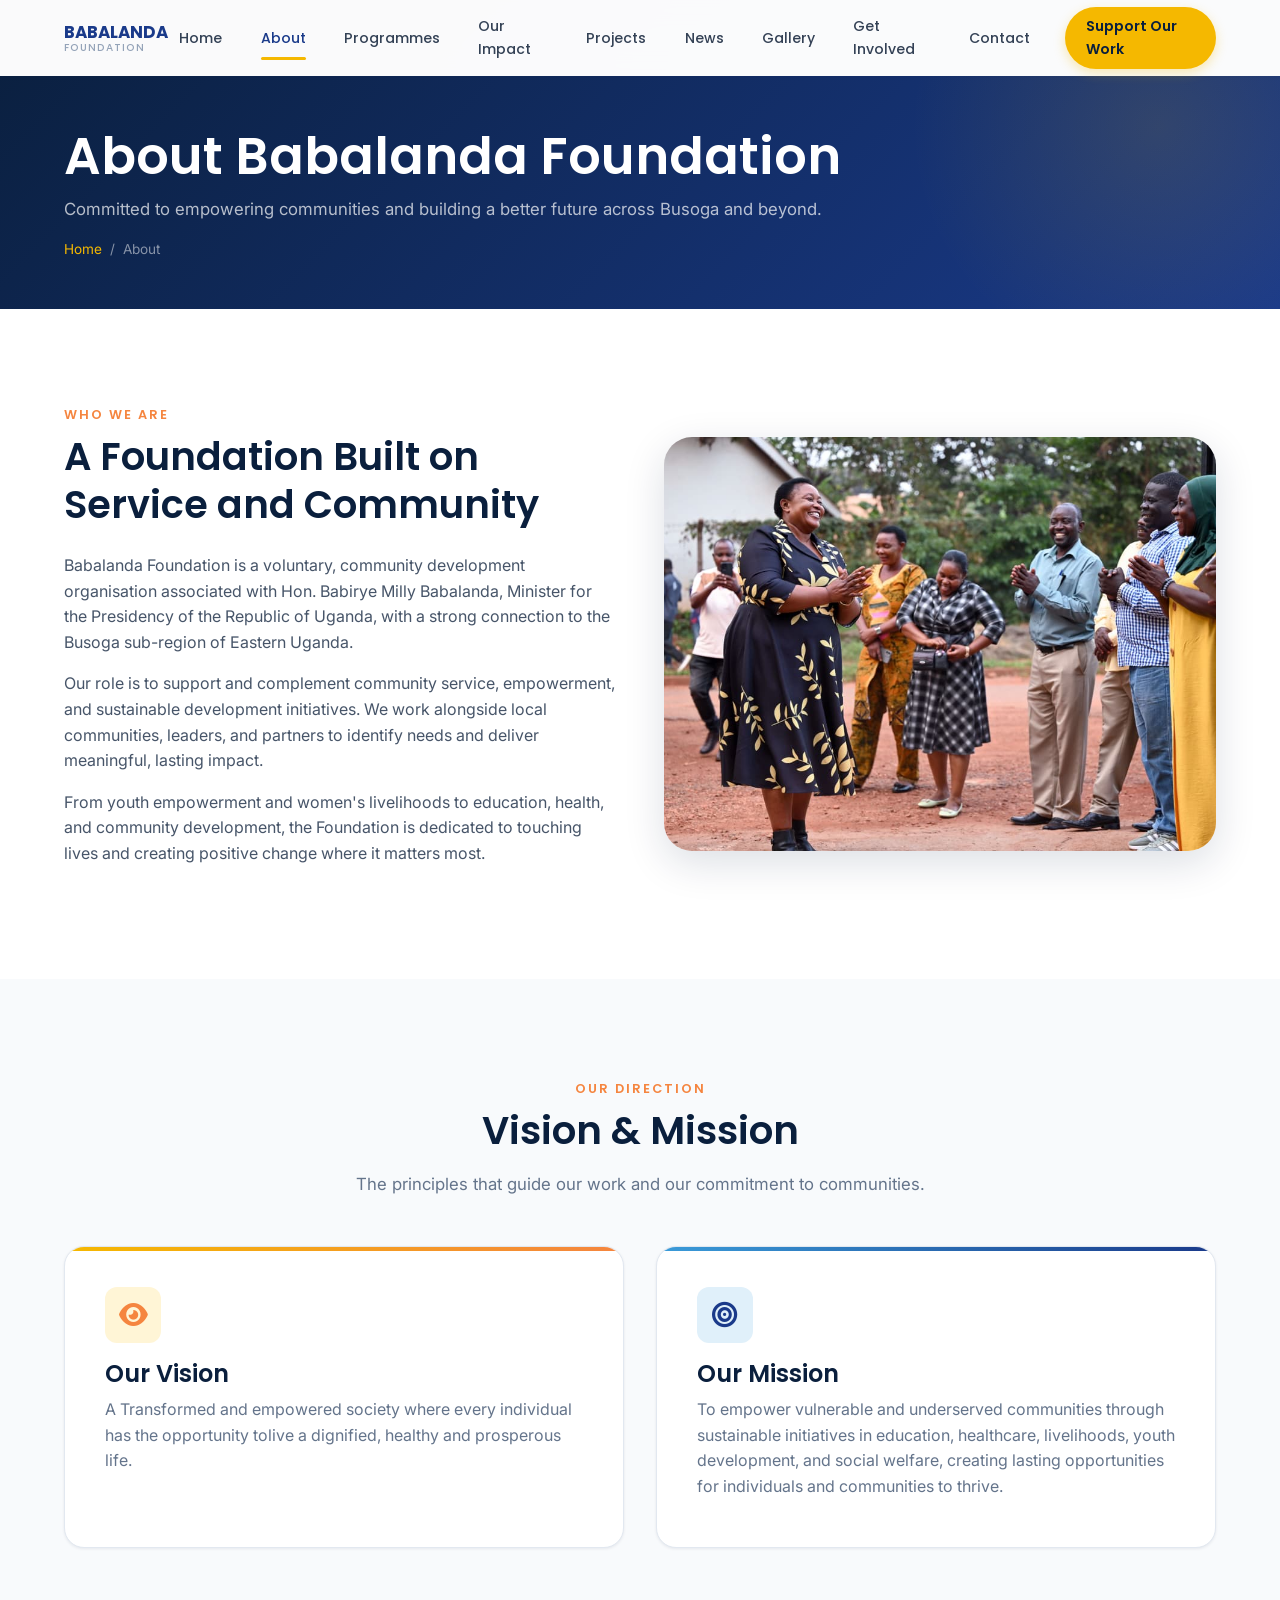
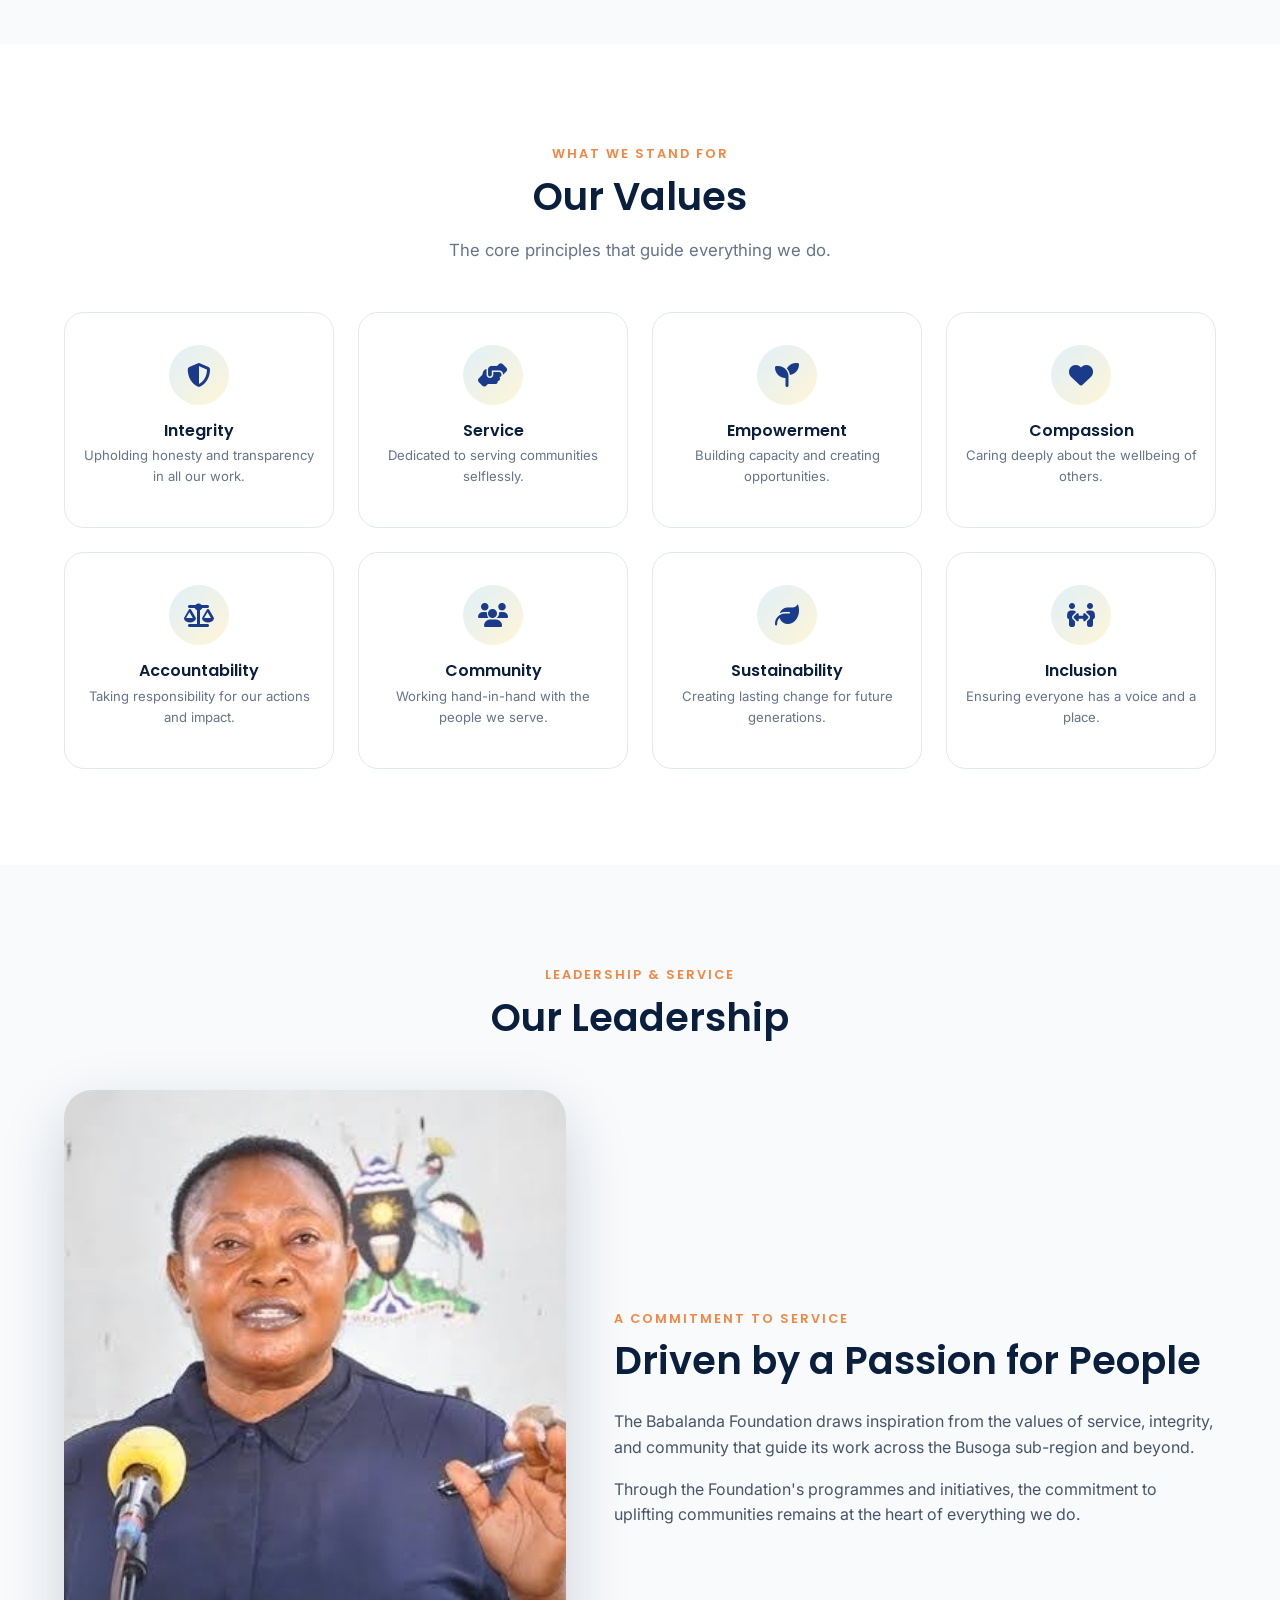
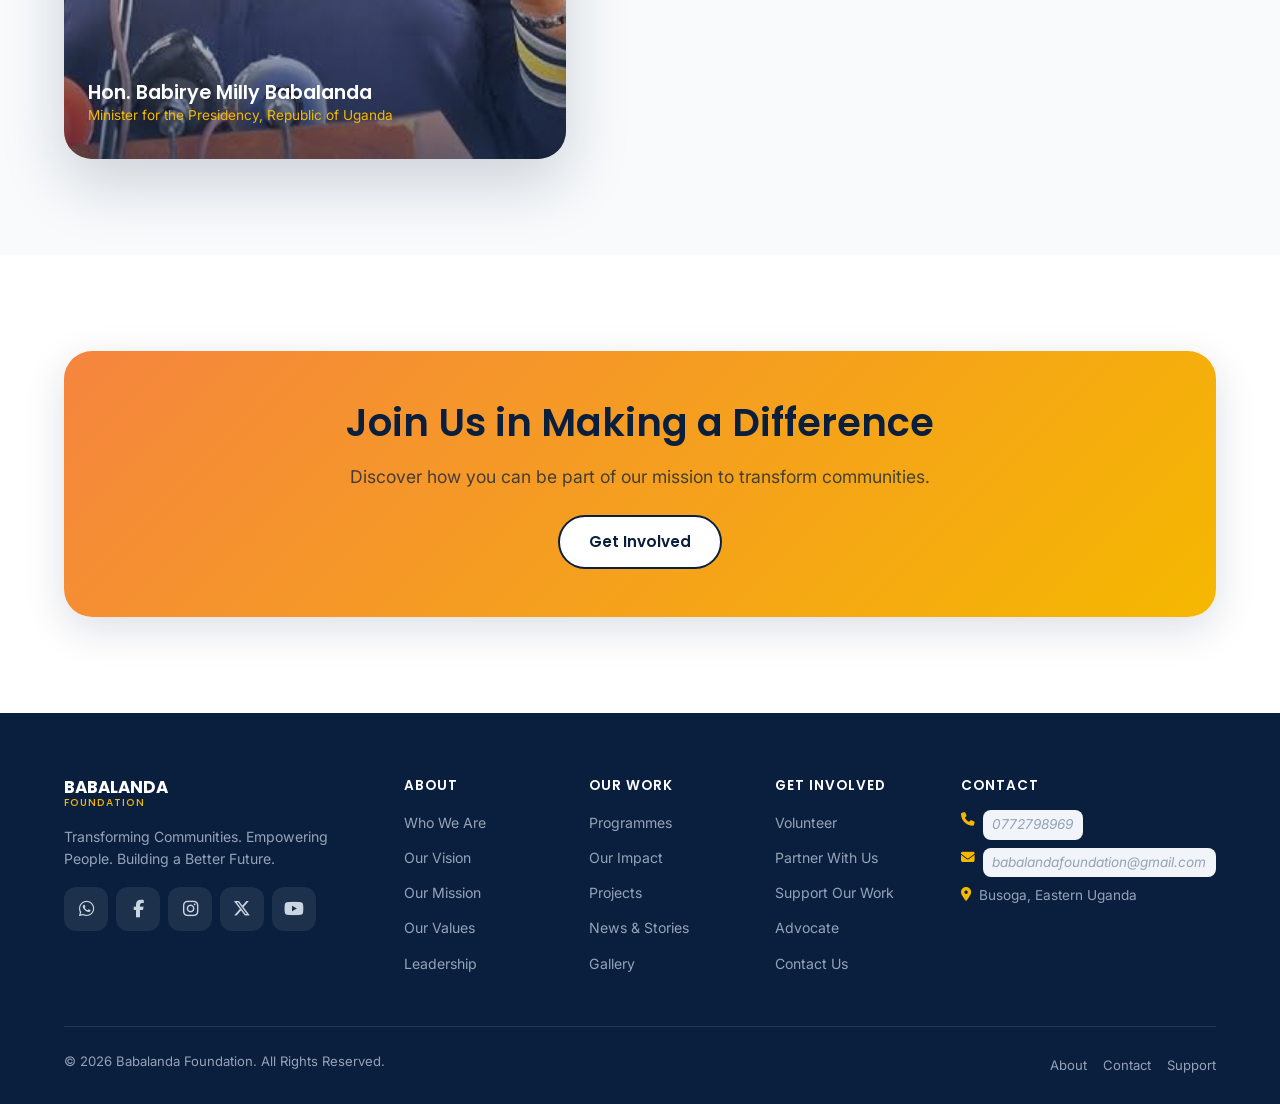
<file: about.html>
<!doctype html>
<html lang="en">
<head>
  <meta charset="UTF-8" />
  <link rel="icon" type="image/svg+xml" href="images/logo/logo.png" />
  <meta name="viewport" content="width=device-width, initial-scale=1.0" />
  <title>About | Babalanda Foundation</title>
  <meta name="description" content="Learn about Babalanda Foundation — our vision, mission, values and leadership in community development across Busoga, Eastern Uganda." />
  <meta property="og:title" content="About | Babalanda Foundation" />
  <meta property="og:description" content="Our vision, mission, values and leadership." />
  <meta property="og:type" content="website" />
  <link rel="stylesheet" href="https://cdnjs.cloudflare.com/ajax/libs/font-awesome/6.5.1/css/all.min.css" />
  <link rel="stylesheet" href="css/style.css" />
</head>
<body>

  <nav class="navbar" id="navbar">
    <div class="container">
      <a href="index.html" class="nav-logo">
        <span class="nav-logo-text">
          <span class="brand">BABALANDA</span>
          <span class="tag">FOUNDATION</span>
        </span>
      </a>
      <div class="nav-links" id="navLinks">
        <a href="index.html" data-page="index.html">Home</a>
        <a href="about.html" data-page="about.html">About</a>
        <a href="programmes.html" data-page="programmes.html">Programmes</a>
        <a href="impact.html" data-page="impact.html">Our Impact</a>
        <a href="projects.html" data-page="projects.html">Projects</a>
        <a href="news.html" data-page="news.html">News</a>
        <a href="gallery.html" data-page="gallery.html">Gallery</a>
        <a href="get-involved.html" data-page="get-involved.html">Get Involved</a>
        <a href="contact.html" data-page="contact.html">Contact</a>
        <a href="get-involved.html#support" class="nav-cta">Support Our Work</a>
      </div>
      <button class="nav-toggle" id="navToggle" aria-label="Toggle menu" aria-expanded="false">
        <span></span><span></span><span></span>
      </button>
    </div>
    <div class="nav-overlay" id="navOverlay"></div>
  </nav>

  <!-- Page Banner -->
  <section class="page-banner">
    <div class="container">
      <h1>About Babalanda Foundation</h1>
      <p>Committed to empowering communities and building a better future across Busoga and beyond.</p>
      <div class="breadcrumb"><a href="index.html">Home</a> <span>/</span> <span>About</span></div>
    </div>
  </section>

  <!-- Who We Are -->
  <section class="section" id="who-we-are">
    <div class="container">
      <div class="about-intro">
        <div class="about-intro__text reveal">
          <span class="eyebrow" style="display: block; font-family: var(--font-heading); font-size: 0.8rem; font-weight: 600; letter-spacing: 2px; text-transform: uppercase; color: var(--warm-orange); margin-bottom: 0.5rem;">Who We Are</span>
          <h2>A Foundation Built on Service and Community</h2>
          <p>Babalanda Foundation is a voluntary, community development organisation associated with Hon. Babirye Milly Babalanda, Minister for the Presidency of the Republic of Uganda, with a strong connection to the Busoga sub-region of Eastern Uganda.</p>
          <p>Our role is to support and complement community service, empowerment, and sustainable development initiatives. We work alongside local communities, leaders, and partners to identify needs and deliver meaningful, lasting impact.</p>
          <p>From youth empowerment and women's livelihoods to education, health, and community development, the Foundation is dedicated to touching lives and creating positive change where it matters most.</p>
        </div>
        <div class="about-intro__img reveal reveal-delay-1">
          <img src="images/community.jpeg"
               alt="Community gathering in Uganda" loading="lazy" />
        </div>
      </div>
    </div>
  </section>

  <!-- Vision & Mission -->
  <section class="section section--alt" id="vision">
    <div class="container">
      <div class="section-header reveal">
        <span class="eyebrow">Our Direction</span>
        <h2>Vision & Mission</h2>
        <p>The principles that guide our work and our commitment to communities.</p>
      </div>
      <div class="vm-cards">
        <div class="vm-card reveal" id="vision">
          <div class="icon"><i class="fas fa-eye"></i></div>
          <h3>Our Vision</h3>
          <p>A Transformed and empowered society where every individual has the opportunity tolive a dignified, healthy and prosperous life.</p>
        </div>
        <div class="vm-card vm-card--mission reveal reveal-delay-1" id="mission">
          <div class="icon"><i class="fas fa-bullseye"></i></div>
          <h3>Our Mission</h3>
          <p>To empower vulnerable and underserved communities through sustainable initiatives in education, healthcare, livelihoods, youth development, and social welfare, creating lasting opportunities for individuals and communities to thrive.</p>
         
        </div>
      </div>
    </div>
  </section>

  <!-- Values -->
  <section class="section" id="values">
    <div class="container">
      <div class="section-header reveal">
        <span class="eyebrow">What We Stand For</span>
        <h2>Our Values</h2>
        <p>The core principles that guide everything we do.</p>
      </div>
      <div class="values-grid">
        <div class="value-card reveal"><div class="icon"><i class="fas fa-shield-alt"></i></div><h4>Integrity</h4><p>Upholding honesty and transparency in all our work.</p></div>
        <div class="value-card reveal reveal-delay-1"><div class="icon"><i class="fas fa-hands-helping"></i></div><h4>Service</h4><p>Dedicated to serving communities selflessly.</p></div>
        <div class="value-card reveal reveal-delay-2"><div class="icon"><i class="fas fa-seedling"></i></div><h4>Empowerment</h4><p>Building capacity and creating opportunities.</p></div>
        <div class="value-card reveal reveal-delay-3"><div class="icon"><i class="fas fa-heart"></i></div><h4>Compassion</h4><p>Caring deeply about the wellbeing of others.</p></div>
        <div class="value-card reveal"><div class="icon"><i class="fas fa-balance-scale"></i></div><h4>Accountability</h4><p>Taking responsibility for our actions and impact.</p></div>
        <div class="value-card reveal reveal-delay-1"><div class="icon"><i class="fas fa-users"></i></div><h4>Community</h4><p>Working hand-in-hand with the people we serve.</p></div>
        <div class="value-card reveal reveal-delay-2"><div class="icon"><i class="fas fa-leaf"></i></div><h4>Sustainability</h4><p>Creating lasting change for future generations.</p></div>
        <div class="value-card reveal reveal-delay-3"><div class="icon"><i class="fas fa-people-arrows"></i></div><h4>Inclusion</h4><p>Ensuring everyone has a voice and a place.</p></div>
      </div>
    </div>
  </section>

  <!-- Leadership -->
  <section class="section section--alt" id="leadership">
    <div class="container">
      <div class="section-header reveal">
        <span class="eyebrow">Leadership & Service</span>
        <h2>Our Leadership</h2>
      </div>
      <div class="leadership">
        <div class="leadership__img reveal">
          <img src="images/milly.jpg"
               alt="Hon. Babirye Milly Babalanda, Minister for the Presidency" loading="lazy" />
          <div class="name-badge">
            <h3>Hon. Babirye Milly Babalanda</h3>
            <p>Minister for the Presidency, Republic of Uganda</p>
          </div>
        </div>
        <div class="leadership__text reveal reveal-delay-1">
          <span class="eyebrow">A Commitment to Service</span>
          <h2>Driven by a Passion for People</h2>
          <p class="quote"></p>
          <p class="bio">The Babalanda Foundation draws inspiration from the values of service, integrity, and community that guide its work across the Busoga sub-region and beyond.</p>
          <p class="bio">Through the Foundation's programmes and initiatives, the commitment to uplifting communities remains at the heart of everything we do.</p>
          <p style="margin-top: 0.8rem; font-size: 0.85rem; color: var(--gray-400); font-style: italic;"></p>
        </div>
      </div>
    </div>
  </section>

  <!-- CTA -->
  <section class="section">
    <div class="container">
      <div class="cta-banner reveal">
        <h2>Join Us in Making a Difference</h2>
        <p>Discover how you can be part of our mission to transform communities.</p>
        <a href="get-involved.html" class="btn btn--secondary">Get Involved</a>
      </div>
    </div>
  </section>

  <!-- Footer -->
  <footer class="footer">
    <div class="container">
      <div class="footer-top">
        <div class="footer-brand">
          <div class="nav-logo">
            <span class="nav-logo-text">
              <span class="brand">BABALANDA</span>
              <span class="tag">FOUNDATION</span>
            </span>
          </div>
          <p>Transforming Communities. Empowering People. Building a Better Future.</p>
          <div class="social-links">
            <a href="#" aria-label="WhatsApp"><i class="fab fa-whatsapp"></i></a>
            <a href="#" aria-label="Facebook"><i class="fab fa-facebook-f"></i></a>
            <a href="#" aria-label="Instagram"><i class="fab fa-instagram"></i></a>
            <a href="#" aria-label="X"><i class="fab fa-x-twitter"></i></a>
            <a href="#" aria-label="YouTube"><i class="fab fa-youtube"></i></a>
          </div>
        </div>
        <div class="footer-col">
          <h4>About</h4>
          <ul>
            <li><a href="about.html">Who We Are</a></li>
            <li><a href="about.html#vision">Our Vision</a></li>
            <li><a href="about.html#mission">Our Mission</a></li>
            <li><a href="about.html#values">Our Values</a></li>
            <li><a href="about.html#leadership">Leadership</a></li>
          </ul>
        </div>
        <div class="footer-col">
          <h4>Our Work</h4>
          <ul>
            <li><a href="programmes.html">Programmes</a></li>
            <li><a href="impact.html">Our Impact</a></li>
            <li><a href="projects.html">Projects</a></li>
            <li><a href="news.html">News & Stories</a></li>
            <li><a href="gallery.html">Gallery</a></li>
          </ul>
        </div>
        <div class="footer-col">
          <h4>Get Involved</h4>
          <ul>
            <li><a href="get-involved.html">Volunteer</a></li>
            <li><a href="get-involved.html#partner">Partner With Us</a></li>
            <li><a href="get-involved.html#support">Support Our Work</a></li>
            <li><a href="get-involved.html#advocate">Advocate</a></li>
            <li><a href="contact.html">Contact Us</a></li>
          </ul>
        </div>
        <div class="footer-col footer-contact">
          <h4>Contact</h4>
          <p><i class="fas fa-phone"></i> <span class="placeholder-text">0772798969</span></p>
          <p><i class="fas fa-envelope"></i> <span class="placeholder-text">babalandafoundation@gmail.com</span></p>
          <p><i class="fas fa-map-marker-alt"></i> Busoga, Eastern Uganda</p>
        </div>
      </div>
      <div class="footer-bottom">
        <p>&copy; 2026 Babalanda Foundation. All Rights Reserved.</p>
        <div class="links">
          <a href="about.html">About</a>
          <a href="contact.html">Contact</a>
          <a href="get-involved.html#support">Support</a>
        </div>
      </div>
    </div>
  </footer>

  <button class="back-to-top" aria-label="Back to top"><i class="fas fa-arrow-up"></i></button>
  <script src="js/script.js"></script>
</body>
</html>
</file>
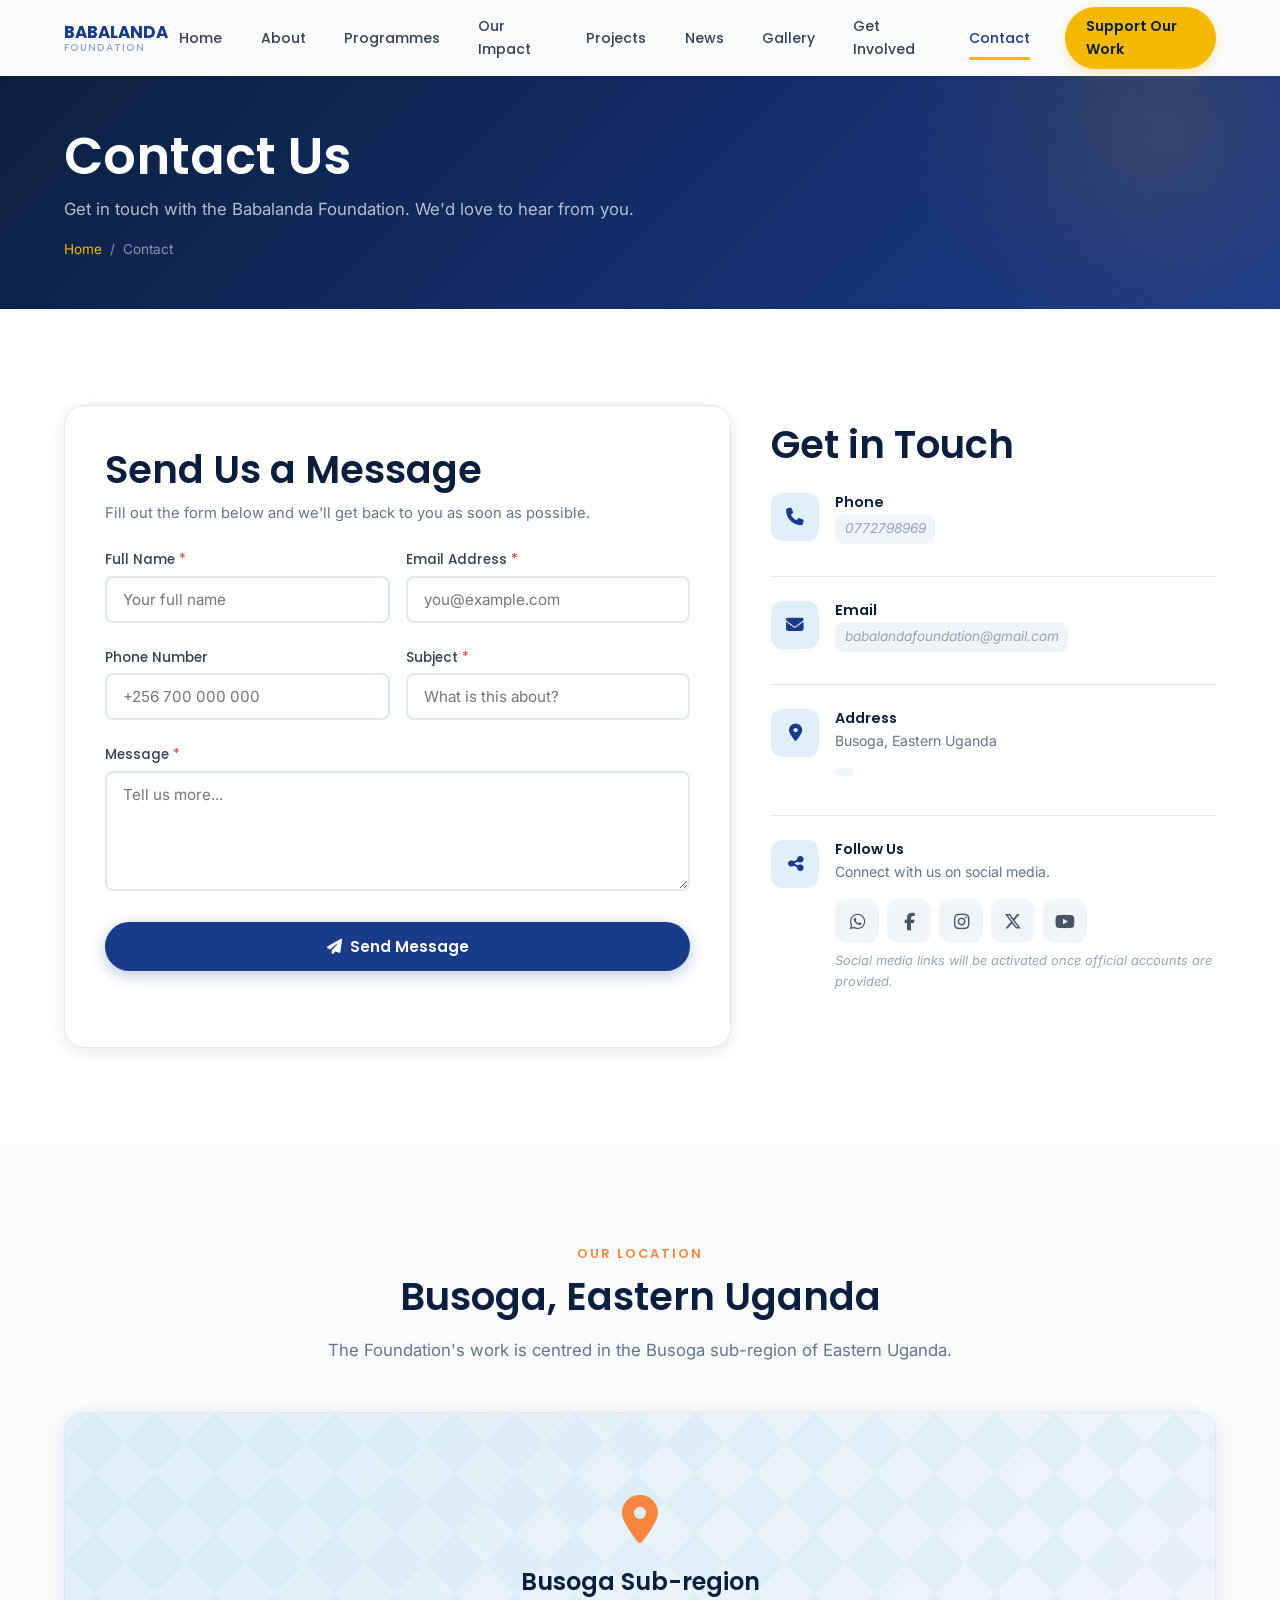
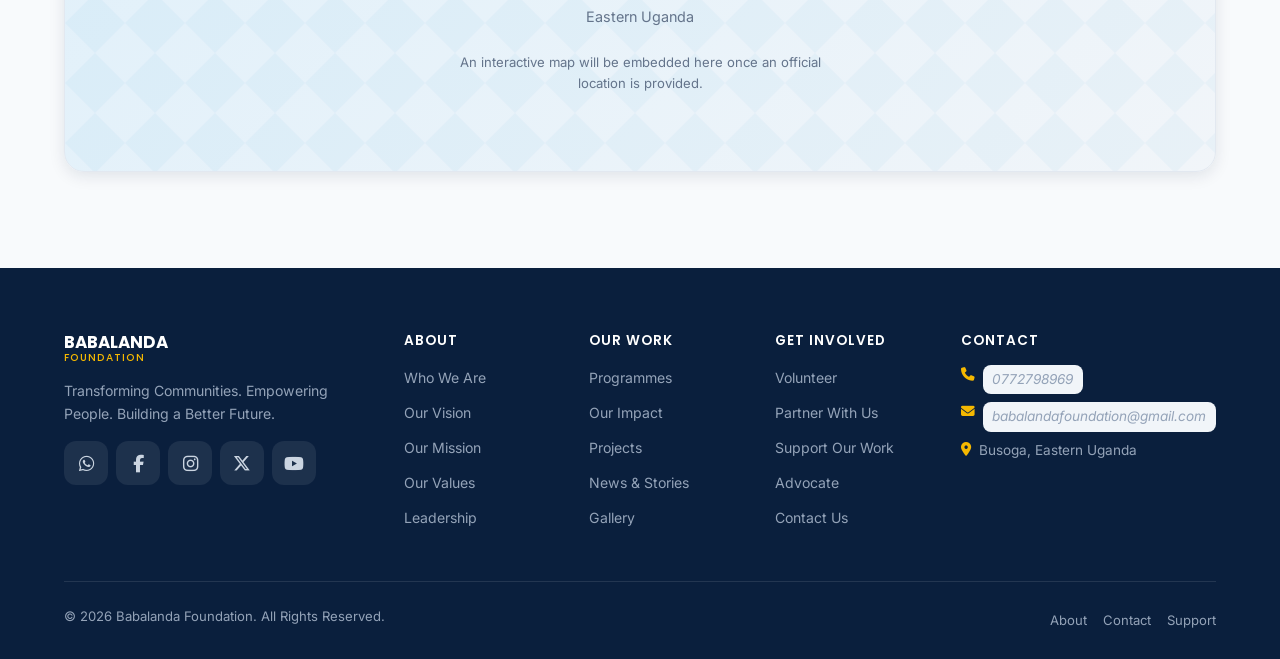
<file: contact.html>
<!doctype html>
<html lang="en">
<head>
  <meta charset="UTF-8" />
  <link rel="icon" type="image/svg+xml" href="images/logo/logo.png" />
  <meta name="viewport" content="width=device-width, initial-scale=1.0" />
  <title>Contact | Babalanda Foundation</title>
  <meta name="description" content="Contact Babalanda Foundation — get in touch about volunteering, partnerships, support, or general inquiries about our work in Busoga, Eastern Uganda." />
  <meta property="og:title" content="Contact | Babalanda Foundation" />
  <meta property="og:type" content="website" />
  <link rel="stylesheet" href="https://cdnjs.cloudflare.com/ajax/libs/font-awesome/6.5.1/css/all.min.css" />
  <link rel="stylesheet" href="css/style.css" />
</head>
<body>

  <nav class="navbar" id="navbar">
    <div class="container">
      <a href="index.html" class="nav-logo">
        <span class="nav-logo-text">
          <span class="brand">BABALANDA</span>
          <span class="tag">FOUNDATION</span>
        </span>
      </a>
      <div class="nav-links" id="navLinks">
        <a href="index.html" data-page="index.html">Home</a>
        <a href="about.html" data-page="about.html">About</a>
        <a href="programmes.html" data-page="programmes.html">Programmes</a>
        <a href="impact.html" data-page="impact.html">Our Impact</a>
        <a href="projects.html" data-page="projects.html">Projects</a>
        <a href="news.html" data-page="news.html">News</a>
        <a href="gallery.html" data-page="gallery.html">Gallery</a>
        <a href="get-involved.html" data-page="get-involved.html">Get Involved</a>
        <a href="contact.html" data-page="contact.html">Contact</a>
        <a href="get-involved.html#support" class="nav-cta">Support Our Work</a>
      </div>
      <button class="nav-toggle" id="navToggle" aria-label="Toggle menu" aria-expanded="false">
        <span></span><span></span><span></span>
      </button>
    </div>
    <div class="nav-overlay" id="navOverlay"></div>
  </nav>

  <section class="page-banner">
    <div class="container">
      <h1>Contact Us</h1>
      <p>Get in touch with the Babalanda Foundation. We'd love to hear from you.</p>
      <div class="breadcrumb"><a href="index.html">Home</a> <span>/</span> <span>Contact</span></div>
    </div>
  </section>

  <!-- Contact -->
  <section class="section">
    <div class="container">
      <div class="contact-grid">
        <!-- Form -->
        <div class="contact-form reveal">
          <h2 style="margin-bottom: 0.5rem;">Send Us a Message</h2>
          <p style="color: var(--gray-500); margin-bottom: 1.5rem; font-size: 0.92rem;">Fill out the form below and we'll get back to you as soon as possible.</p>

          <div class="form-success">
            <i class="fas fa-check-circle"></i> Thank you! Your message has been submitted successfully.
          </div>

          <form id="contactForm" novalidate>
            <div class="form-row">
              <div class="form-group">
                <label for="name">Full Name <span class="req">*</span></label>
                <input type="text" id="name" name="name" class="form-control" data-validate="required" placeholder="Your full name" />
                <div class="form-error">Please enter your name.</div>
              </div>
              <div class="form-group">
                <label for="email">Email Address <span class="req">*</span></label>
                <input type="email" id="email" name="email" class="form-control" data-validate="email" placeholder="you@example.com" />
                <div class="form-error">Please enter a valid email address.</div>
              </div>
            </div>
            <div class="form-row">
              <div class="form-group">
                <label for="phone">Phone Number</label>
                <input type="tel" id="phone" name="phone" class="form-control" data-validate="phone" placeholder="+256 700 000 000" />
                <div class="form-error">Please enter a valid phone number.</div>
              </div>
              <div class="form-group">
                <label for="subject">Subject <span class="req">*</span></label>
                <input type="text" id="subject" name="subject" class="form-control" data-validate="required" placeholder="What is this about?" />
                <div class="form-error">Please enter a subject.</div>
              </div>
            </div>
            <div class="form-group">
              <label for="message">Message <span class="req">*</span></label>
              <textarea id="message" name="message" class="form-control" data-validate="required" placeholder="Tell us more..."></textarea>
              <div class="form-error">Please enter your message.</div>
            </div>
            <button type="submit" class="btn btn--blue btn--block">
              <i class="fas fa-paper-plane"></i> Send Message
            </button>
          </form>
        </div>

        <!-- Contact Info -->
        <div class="contact-info reveal reveal-delay-1">
          <h2 style="margin-bottom: 1.5rem;">Get in Touch</h2>

          <div class="contact-info-item">
            <div class="icon"><i class="fas fa-phone"></i></div>
            <div>
              <h4>Phone</h4>
              <p><span class="placeholder-text">0772798969</span></p>
            </div>
          </div>

          <div class="contact-info-item">
            <div class="icon"><i class="fas fa-envelope"></i></div>
            <div>
              <h4>Email</h4>
              <p><span class="placeholder-text">babalandafoundation@gmail.com</span></p>
            </div>
          </div>

          <div class="contact-info-item">
            <div class="icon"><i class="fas fa-map-marker-alt"></i></div>
            <div>
              <h4>Address</h4>
              <p>Busoga, Eastern Uganda</p>
              <p><span class="placeholder-text"></span></p>
            </div>
          </div>

          <div class="contact-info-item">
            <div class="icon"><i class="fas fa-share-alt"></i></div>
            <div>
              <h4>Follow Us</h4>
              <p style="margin-bottom: 0.5rem;">Connect with us on social media.</p>
              <div class="social-links">
                <a href="#" aria-label="WhatsApp"><i class="fab fa-whatsapp"></i></a>
                <a href="#" aria-label="Facebook"><i class="fab fa-facebook-f"></i></a>
                <a href="#" aria-label="Instagram"><i class="fab fa-instagram"></i></a>
                <a href="#" aria-label="X"><i class="fab fa-x-twitter"></i></a>
                <a href="#" aria-label="YouTube"><i class="fab fa-youtube"></i></a>
              </div>
              <p style="margin-top: 0.5rem; font-size: 0.8rem; color: var(--gray-400); font-style: italic;">Social media links will be activated once official accounts are provided.</p>
            </div>
          </div>
        </div>
      </div>
    </div>
  </section>

  <!-- Map -->
  <section class="section section--alt">
    <div class="container">
      <div class="section-header reveal">
        <span class="eyebrow">Our Location</span>
        <h2>Busoga, Eastern Uganda</h2>
        <p>The Foundation's work is centred in the Busoga sub-region of Eastern Uganda.</p>
      </div>
      <div class="map-placeholder reveal">
        <div class="pin"><i class="fas fa-map-marker-alt"></i></div>
        <h3>Busoga Sub-region</h3>
        <p>Eastern Uganda</p>
        <p style="font-size: 0.82rem; margin-top: 0.5rem; max-width: 400px; text-align: center;">An interactive map will be embedded here once an official location is provided.</p>
      </div>
    </div>
  </section>

  <!-- Footer -->
  <footer class="footer">
    <div class="container">
      <div class="footer-top">
        <div class="footer-brand">
          <div class="nav-logo">
            <span class="nav-logo-text">
              <span class="brand">BABALANDA</span>
              <span class="tag">FOUNDATION</span>
            </span>
          </div>
          <p>Transforming Communities. Empowering People. Building a Better Future.</p>
          <div class="social-links">
            <a href="#" aria-label="WhatsApp"><i class="fab fa-whatsapp"></i></a>
            <a href="#" aria-label="Facebook"><i class="fab fa-facebook-f"></i></a>
            <a href="#" aria-label="Instagram"><i class="fab fa-instagram"></i></a>
            <a href="#" aria-label="X"><i class="fab fa-x-twitter"></i></a>
            <a href="#" aria-label="YouTube"><i class="fab fa-youtube"></i></a>
          </div>
        </div>
        <div class="footer-col">
          <h4>About</h4>
          <ul>
            <li><a href="about.html">Who We Are</a></li>
            <li><a href="about.html#vision">Our Vision</a></li>
            <li><a href="about.html#mission">Our Mission</a></li>
            <li><a href="about.html#values">Our Values</a></li>
            <li><a href="about.html#leadership">Leadership</a></li>
          </ul>
        </div>
        <div class="footer-col">
          <h4>Our Work</h4>
          <ul>
            <li><a href="programmes.html">Programmes</a></li>
            <li><a href="impact.html">Our Impact</a></li>
            <li><a href="projects.html">Projects</a></li>
            <li><a href="news.html">News & Stories</a></li>
            <li><a href="gallery.html">Gallery</a></li>
          </ul>
        </div>
        <div class="footer-col">
          <h4>Get Involved</h4>
          <ul>
            <li><a href="get-involved.html">Volunteer</a></li>
            <li><a href="get-involved.html#partner">Partner With Us</a></li>
            <li><a href="get-involved.html#support">Support Our Work</a></li>
            <li><a href="get-involved.html#advocate">Advocate</a></li>
            <li><a href="contact.html">Contact Us</a></li>
          </ul>
        </div>
        <div class="footer-col footer-contact">
          <h4>Contact</h4>
          <p><i class="fas fa-phone"></i> <span class="placeholder-text">0772798969</span></p>
          <p><i class="fas fa-envelope"></i> <span class="placeholder-text">babalandafoundation@gmail.com</span></p>
          <p><i class="fas fa-map-marker-alt"></i> Busoga, Eastern Uganda</p>
        </div>
      </div>
      <div class="footer-bottom">
        <p>&copy; 2026 Babalanda Foundation. All Rights Reserved.</p>
        <div class="links">
          <a href="about.html">About</a>
          <a href="contact.html">Contact</a>
          <a href="get-involved.html#support">Support</a>
        </div>
      </div>
    </div>
  </footer>

  <button class="back-to-top" aria-label="Back to top"><i class="fas fa-arrow-up"></i></button>
  <script src="js/script.js"></script>
</body>
</html>
</file>
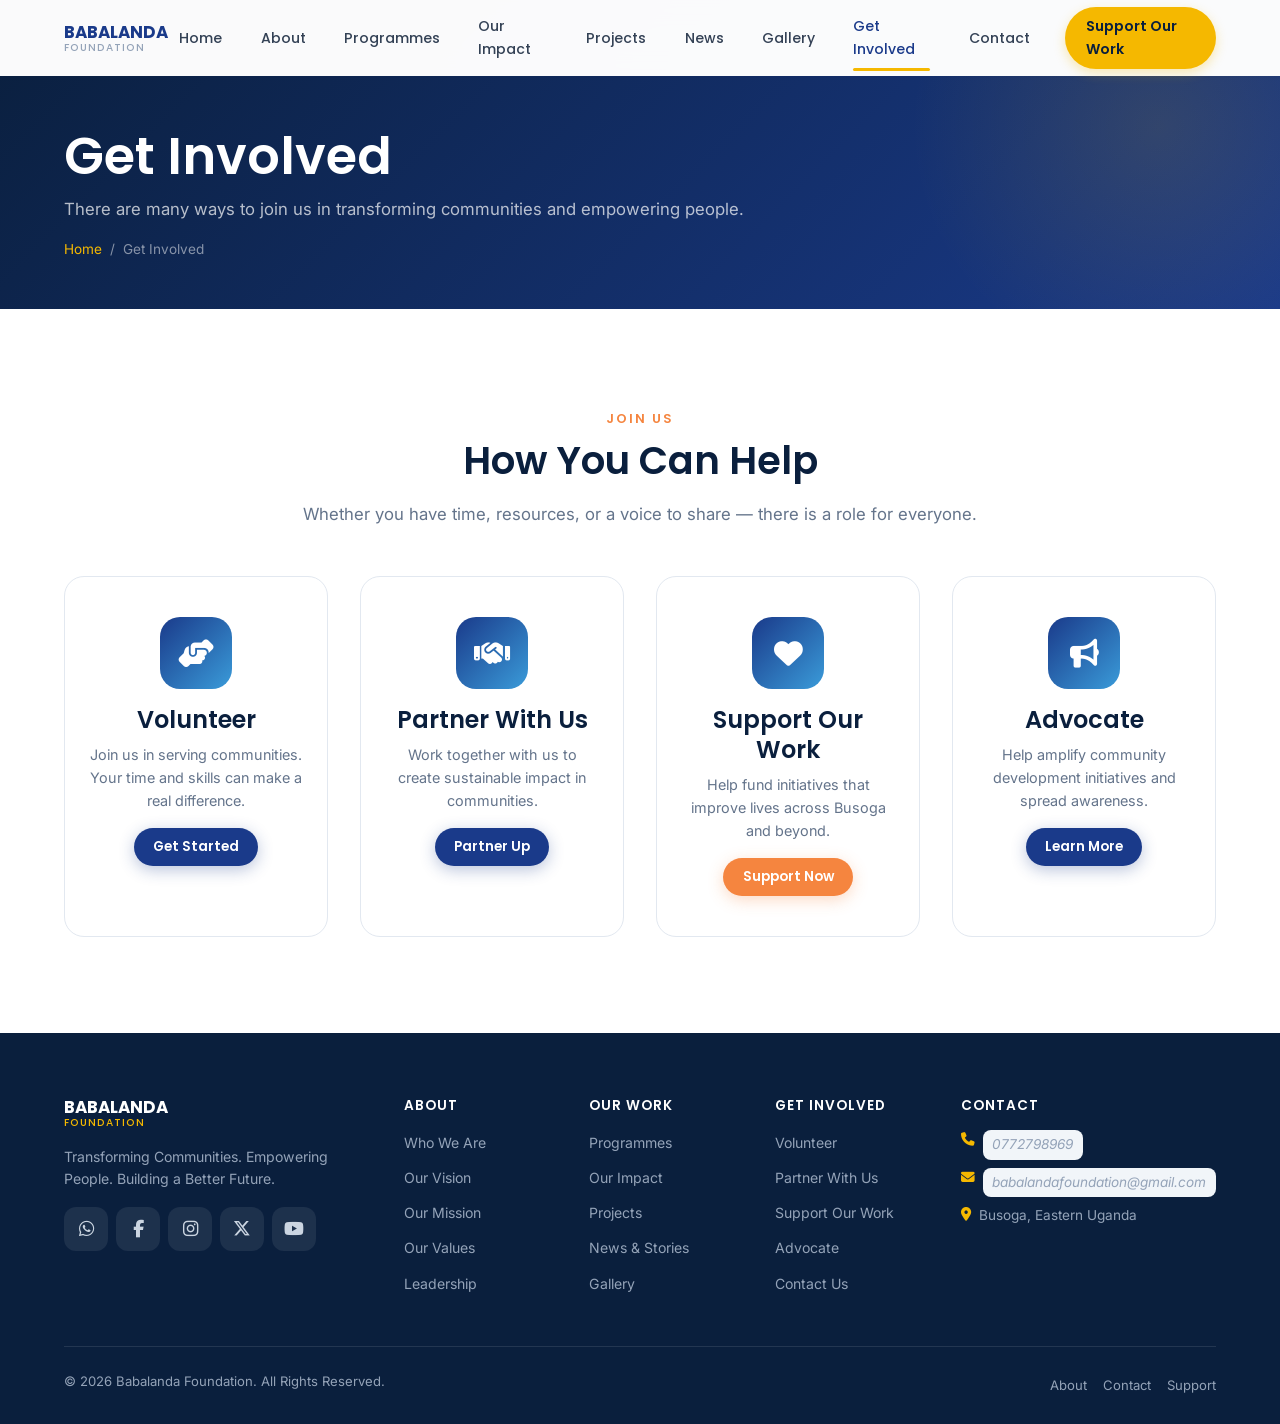
<file: get-involved.html>
<!doctype html>
<html lang="en">
<head>
  <meta charset="UTF-8" />
  <link rel="icon" type="image/svg+xml" href="images/logo/logo.png" />
  <meta name="viewport" content="width=device-width, initial-scale=1.0" />
  <title>Get Involved | Babalanda Foundation</title>
  <meta name="description" content="Get involved with Babalanda Foundation — volunteer, partner with us, support our work, or advocate for community development across Busoga, Eastern Uganda." />
  <meta property="og:title" content="Get Involved | Babalanda Foundation" />
  <meta property="og:type" content="website" />
  <link rel="stylesheet" href="https://cdnjs.cloudflare.com/ajax/libs/font-awesome/6.5.1/css/all.min.css" />
  <link rel="stylesheet" href="css/style.css" />
</head>
<body>

  <nav class="navbar" id="navbar">
    <div class="container">
      <a href="index.html" class="nav-logo">
        <span class="nav-logo-text">
          <span class="brand">BABALANDA</span>
          <span class="tag">FOUNDATION</span>
        </span>
      </a>
      <div class="nav-links" id="navLinks">
        <a href="index.html" data-page="index.html">Home</a>
        <a href="about.html" data-page="about.html">About</a>
        <a href="programmes.html" data-page="programmes.html">Programmes</a>
        <a href="impact.html" data-page="impact.html">Our Impact</a>
        <a href="projects.html" data-page="projects.html">Projects</a>
        <a href="news.html" data-page="news.html">News</a>
        <a href="gallery.html" data-page="gallery.html">Gallery</a>
        <a href="get-involved.html" data-page="get-involved.html">Get Involved</a>
        <a href="contact.html" data-page="contact.html">Contact</a>
        <a href="get-involved.html#support" class="nav-cta">Support Our Work</a>
      </div>
      <button class="nav-toggle" id="navToggle" aria-label="Toggle menu" aria-expanded="false">
        <span></span><span></span><span></span>
      </button>
    </div>
    <div class="nav-overlay" id="navOverlay"></div>
  </nav>

  <section class="page-banner">
    <div class="container">
      <h1>Get Involved</h1>
      <p>There are many ways to join us in transforming communities and empowering people.</p>
      <div class="breadcrumb"><a href="index.html">Home</a> <span>/</span> <span>Get Involved</span></div>
    </div>
  </section>

  <!-- Involvement Cards -->
  <section class="section">
    <div class="container">
      <div class="section-header reveal">
        <span class="eyebrow">Join Us</span>
        <h2>How You Can Help</h2>
        <p>Whether you have time, resources, or a voice to share — there is a role for everyone.</p>
      </div>
      <div class="grid grid--4">
        <div class="involve-card reveal" id="volunteer">
          <div class="icon"><i class="fas fa-hands-helping"></i></div>
          <h3>Volunteer</h3>
          <p>Join us in serving communities. Your time and skills can make a real difference.</p>
          <a href="contact.html" class="btn btn--blue btn--sm">Get Started</a>
        </div>
        <div class="involve-card reveal reveal-delay-1" id="partner">
          <div class="icon"><i class="fas fa-handshake"></i></div>
          <h3>Partner With Us</h3>
          <p>Work together with us to create sustainable impact in communities.</p>
          <a href="contact.html" class="btn btn--blue btn--sm">Partner Up</a>
        </div>
        <div class="involve-card reveal reveal-delay-2" id="support">
          <div class="icon"><i class="fas fa-heart"></i></div>
          <h3>Support Our Work</h3>
          <p>Help fund initiatives that improve lives across Busoga and beyond.</p>
          <a href="#donate" class="btn btn--orange btn--sm">Support Now</a>
        </div>
        <div class="involve-card reveal reveal-delay-3" id="advocate">
          <div class="icon"><i class="fas fa-bullhorn"></i></div>
          <h3>Advocate</h3>
          <p>Help amplify community development initiatives and spread awareness.</p>
          <a href="contact.html" class="btn btn--blue btn--sm">Learn More</a>
        </div>
      </div>
    </div>
  </section>

  

  <!-- Footer -->
  <footer class="footer">
    <div class="container">
      <div class="footer-top">
        <div class="footer-brand">
          <div class="nav-logo">
            <span class="nav-logo-text">
              <span class="brand">BABALANDA</span>
              <span class="tag">FOUNDATION</span>
            </span>
          </div>
          <p>Transforming Communities. Empowering People. Building a Better Future.</p>
          <div class="social-links">
            <a href="#" aria-label="WhatsApp"><i class="fab fa-whatsapp"></i></a>
            <a href="#" aria-label="Facebook"><i class="fab fa-facebook-f"></i></a>
            <a href="#" aria-label="Instagram"><i class="fab fa-instagram"></i></a>
            <a href="#" aria-label="X"><i class="fab fa-x-twitter"></i></a>
            <a href="#" aria-label="YouTube"><i class="fab fa-youtube"></i></a>
          </div>
        </div>
        <div class="footer-col">
          <h4>About</h4>
          <ul>
            <li><a href="about.html">Who We Are</a></li>
            <li><a href="about.html#vision">Our Vision</a></li>
            <li><a href="about.html#mission">Our Mission</a></li>
            <li><a href="about.html#values">Our Values</a></li>
            <li><a href="about.html#leadership">Leadership</a></li>
          </ul>
        </div>
        <div class="footer-col">
          <h4>Our Work</h4>
          <ul>
            <li><a href="programmes.html">Programmes</a></li>
            <li><a href="impact.html">Our Impact</a></li>
            <li><a href="projects.html">Projects</a></li>
            <li><a href="news.html">News & Stories</a></li>
            <li><a href="gallery.html">Gallery</a></li>
          </ul>
        </div>
        <div class="footer-col">
          <h4>Get Involved</h4>
          <ul>
            <li><a href="get-involved.html">Volunteer</a></li>
            <li><a href="get-involved.html#partner">Partner With Us</a></li>
            <li><a href="get-involved.html#support">Support Our Work</a></li>
            <li><a href="get-involved.html#advocate">Advocate</a></li>
            <li><a href="contact.html">Contact Us</a></li>
          </ul>
        </div>
        <div class="footer-col footer-contact">
          <h4>Contact</h4>
          <p><i class="fas fa-phone"></i> <span class="placeholder-text">0772798969</span></p>
          <p><i class="fas fa-envelope"></i> <span class="placeholder-text">babalandafoundation@gmail.com</span></p>
          <p><i class="fas fa-map-marker-alt"></i> Busoga, Eastern Uganda</p>
        </div>
      </div>
      <div class="footer-bottom">
        <p>&copy; 2026 Babalanda Foundation. All Rights Reserved.</p>
        <div class="links">
          <a href="about.html">About</a>
          <a href="contact.html">Contact</a>
          <a href="get-involved.html#support">Support</a>
        </div>
      </div>
    </div>
  </footer>

  <button class="back-to-top" aria-label="Back to top"><i class="fas fa-arrow-up"></i></button>
  <script src="js/script.js"></script>
</body>
</html>
</file>
<file: css/style.css>
/* ============================================
   BABALANDA FOUNDATION — Design System
   ============================================ */

@import url('https://fonts.googleapis.com/css2?family=Poppins:wght@400;500;600;700&family=Inter:wght@400;500;600&display=swap');

:root {
  /* Color System */
  --royal-blue: #1a3a8a;
  --sky-blue: #3a9bd9;
  --sky-blue-light: #e0f0fa;
  --golden-yellow: #f5b800;
  --golden-yellow-light: #fff5d6;
  --warm-orange: #f5853f;
  --warm-orange-light: #fde8da;
  --white: #ffffff;
  --navy: #0a1f3d;
  --navy-light: #15294a;

  /* Neutrals */
  --gray-50: #f8fafc;
  --gray-100: #f1f5f9;
  --gray-200: #e2e8f0;
  --gray-300: #cbd5e1;
  --gray-400: #94a3b8;
  --gray-500: #64748b;
  --gray-600: #475569;
  --gray-700: #334155;
  --gray-800: #1e293b;
  --gray-900: #0f172a;

  /* Semantic */
  --primary: var(--royal-blue);
  --secondary: var(--sky-blue);
  --accent: var(--golden-yellow);
  --success: #2d9d5f;
  --warning: var(--golden-yellow);
  --error: #e2453b;

  /* Typography */
  --font-heading: 'Poppins', system-ui, sans-serif;
  --font-body: 'Inter', system-ui, sans-serif;

  /* Spacing (8px base) */
  --sp-1: 0.5rem;
  --sp-2: 1rem;
  --sp-3: 1.5rem;
  --sp-4: 2rem;
  --sp-5: 2.5rem;
  --sp-6: 3rem;
  --sp-7: 4rem;
  --sp-8: 5rem;
  --sp-9: 6rem;

  /* Radius */
  --r-sm: 8px;
  --r-md: 12px;
  --r-lg: 20px;
  --r-xl: 28px;
  --r-full: 9999px;

  /* Shadows */
  --shadow-sm: 0 1px 3px rgba(10,31,61,0.08);
  --shadow-md: 0 4px 16px rgba(10,31,61,0.10);
  --shadow-lg: 0 12px 40px rgba(10,31,61,0.14);
  --shadow-xl: 0 24px 64px rgba(10,31,61,0.18);

  /* Layout */
  --container: 1200px;
  --nav-height: 76px;
  --transition: 0.3s cubic-bezier(0.4, 0, 0.2, 1);
}

/* ============================================
   Reset & Base
   ============================================ */
*, *::before, *::after { box-sizing: border-box; margin: 0; padding: 0; }

html { scroll-behavior: smooth; -webkit-text-size-adjust: 100%; }

body {
  font-family: var(--font-body);
  font-size: 16px;
  line-height: 1.6;
  color: var(--gray-700);
  background: var(--white);
  overflow-x: hidden;
}

h1, h2, h3, h4, h5, h6 {
  font-family: var(--font-heading);
  line-height: 1.25;
  color: var(--navy);
  font-weight: 600;
}

h1 { font-size: clamp(2rem, 5vw, 3.2rem); }
h2 { font-size: clamp(1.6rem, 3.5vw, 2.4rem); }
h3 { font-size: clamp(1.25rem, 2.5vw, 1.5rem); }
h4 { font-size: 1.15rem; }

p { margin-bottom: var(--sp-1); }

a { color: var(--royal-blue); text-decoration: none; transition: color var(--transition); }
a:hover { color: var(--warm-orange); }

img { max-width: 100%; height: auto; display: block; }

ul { list-style: none; }

button { font-family: inherit; cursor: pointer; border: none; background: none; }

:focus-visible {
  outline: 3px solid var(--sky-blue);
  outline-offset: 2px;
}

/* ============================================
   Layout Utilities
   ============================================ */
.container {
  max-width: var(--container);
  margin: 0 auto;
  padding: 0 var(--sp-3);
}

.section { padding: var(--sp-9) 0; }
.section--tight { padding: var(--sp-7) 0; }
.section--alt { background: var(--gray-50); }
.section--navy { background: var(--navy); color: var(--gray-300); }
.section--navy h2, .section--navy h3 { color: var(--white); }
.section--blue { background: linear-gradient(135deg, var(--royal-blue), var(--navy)); color: var(--gray-200); }
.section--blue h2, .section--blue h3 { color: var(--white); }

.section-header {
  text-align: center;
  max-width: 680px;
  margin: 0 auto var(--sp-6);
}

.section-header .eyebrow {
  display: inline-block;
  font-family: var(--font-heading);
  font-size: 0.8rem;
  font-weight: 600;
  letter-spacing: 2px;
  text-transform: uppercase;
  color: var(--warm-orange);
  margin-bottom: var(--sp-1);
}

.section-header h2 { margin-bottom: var(--sp-2); }

.section-header p {
  font-size: 1.05rem;
  color: var(--gray-500);
}

.section-header--light .eyebrow { color: var(--golden-yellow); }
.section-header--light p { color: rgba(255,255,255,0.7); }

.text-center { text-align: center; }

/* ============================================
   Buttons
   ============================================ */
.btn {
  display: inline-flex;
  align-items: center;
  gap: var(--sp-1);
  padding: 0.8rem 1.8rem;
  font-family: var(--font-heading);
  font-size: 0.95rem;
  font-weight: 600;
  border-radius: var(--r-full);
  transition: all var(--transition);
  text-align: center;
  white-space: nowrap;
  cursor: pointer;
}

.btn--primary {
  background: var(--golden-yellow);
  color: var(--navy);
  box-shadow: 0 4px 16px rgba(245,184,0,0.35);
}
.btn--primary:hover {
  background: var(--warm-orange);
  color: var(--white);
  transform: translateY(-2px);
  box-shadow: 0 8px 24px rgba(245,133,63,0.4);
}

.btn--secondary {
  background: var(--white);
  color: var(--royal-blue);
  border: 2px solid var(--royal-blue);
}
.btn--secondary:hover {
  background: var(--royal-blue);
  color: var(--white);
  transform: translateY(-2px);
}

.btn--ghost {
  background: transparent;
  color: var(--white);
  border: 2px solid rgba(255,255,255,0.6);
}
.btn--ghost:hover {
  background: var(--white);
  color: var(--navy);
  border-color: var(--white);
  transform: translateY(-2px);
}

.btn--orange {
  background: var(--warm-orange);
  color: var(--white);
  box-shadow: 0 4px 16px rgba(245,133,63,0.3);
}
.btn--orange:hover {
  background: var(--royal-blue);
  transform: translateY(-2px);
  box-shadow: 0 8px 24px rgba(26,58,138,0.3);
}

.btn--blue {
  background: var(--royal-blue);
  color: var(--white);
  box-shadow: 0 4px 16px rgba(26,58,138,0.3);
}
.btn--blue:hover {
  background: var(--sky-blue);
  transform: translateY(-2px);
}

.btn--sm { padding: 0.5rem 1.2rem; font-size: 0.85rem; }
.btn--block { display: flex; width: 100%; justify-content: center; }

/* ============================================
   Navigation
   ============================================ */
.navbar {
  position: fixed;
  top: 0; left: 0; right: 0;
  height: var(--nav-height);
  background: rgba(255,255,255,0.98);
  backdrop-filter: blur(12px);
  box-shadow: var(--shadow-sm);
  z-index: 1000;
  transition: all var(--transition);
  display: flex;
  align-items: center;
}

.navbar--scrolled {
  height: 64px;
  box-shadow: var(--shadow-md);
}

.navbar .container {
  display: flex;
  align-items: center;
  justify-content: space-between;
  width: 100%;
}

.nav-logo {
  display: flex;
  align-items: center;
  gap: var(--sp-1);
  font-family: var(--font-heading);
  font-weight: 700;
  font-size: 1.1rem;
  color: var(--navy);
  line-height: 1.2;
}

.nav-logo img { height: 40px; width: auto; }

.nav-logo-text { display: flex; flex-direction: column; }
.nav-logo-text .brand { font-size: 1.05rem; color: var(--royal-blue); }
.nav-logo-text .tag { font-size: 0.65rem; color: var(--gray-400); font-weight: 500; letter-spacing: 1px; text-transform: uppercase; }

.nav-links {
  display: flex;
  align-items: center;
  gap: var(--sp-2);
}

.nav-links a {
  font-family: var(--font-heading);
  font-size: 0.88rem;
  font-weight: 500;
  color: var(--gray-700);
  padding: 0.4rem 0.7rem;
  border-radius: var(--r-sm);
  transition: all var(--transition);
  position: relative;
}

.nav-links a:not(.nav-cta):hover {
  color: var(--royal-blue);
  background: var(--sky-blue-light);
}

.nav-links a.active {
  color: var(--royal-blue);
}
.nav-links a.active::after {
  content: '';
  position: absolute;
  bottom: -4px; left: 0.7rem; right: 0.7rem;
  height: 3px;
  border-radius: 3px;
  background: var(--golden-yellow);
}

.nav-cta {
  background: var(--golden-yellow);
  color: var(--navy) !important;
  font-weight: 600 !important;
  padding: 0.55rem 1.3rem !important;
  border-radius: var(--r-full) !important;
  box-shadow: 0 4px 12px rgba(245,184,0,0.3);
  margin-left: var(--sp-1);
}
.nav-cta:hover {
  background: var(--warm-orange) !important;
  color: var(--white) !important;
  transform: translateY(-1px);
}

.nav-toggle {
  display: none;
  flex-direction: column;
  gap: 5px;
  padding: 8px;
  cursor: pointer;
}
.nav-toggle span {
  width: 26px; height: 3px;
  background: var(--navy);
  border-radius: 3px;
  transition: all var(--transition);
}
.nav-toggle.active span:nth-child(1) { transform: translateY(8px) rotate(45deg); }
.nav-toggle.active span:nth-child(2) { opacity: 0; }
.nav-toggle.active span:nth-child(3) { transform: translateY(-8px) rotate(-45deg); }

/* ============================================
   Hero
   ============================================ */
.hero {
  position: relative;
  min-height: 100vh;
  display: flex;
  align-items: center;
  padding-top: var(--nav-height);
  overflow: hidden;
}

.hero-bg {
  position: absolute;
  inset: 0;
  z-index: 0;
}

.hero-bg img {
  width: 100%; height: 100%;
  object-fit: cover;
  object-position: center 25%;
}

.hero-bg::after {
  content: '';
  position: absolute; inset: 0;
  background: linear-gradient(120deg, rgba(10,31,61,0.82) 0%, rgba(26,58,138,0.55) 50%, rgba(10,31,61,0.3) 100%);
}

.hero-content {
  position: relative;
  z-index: 1;
  max-width: 640px;
  padding: var(--sp-6) 0;
}

.hero-eyebrow {
  display: inline-flex;
  align-items: center;
  gap: var(--sp-1);
  padding: 0.4rem 1rem;
  background: rgba(245,184,0,0.2);
  border: 1px solid rgba(245,184,0,0.4);
  border-radius: var(--r-full);
  font-family: var(--font-heading);
  font-size: 0.82rem;
  font-weight: 500;
  color: var(--golden-yellow);
  margin-bottom: var(--sp-3);
  backdrop-filter: blur(8px);
}

.hero h1 {
  color: var(--white);
  font-size: clamp(2rem, 5.5vw, 3.4rem);
  font-weight: 700;
  margin-bottom: var(--sp-3);
  text-shadow: 0 2px 20px rgba(0,0,0,0.2);
}

.hero p {
  font-size: 1.15rem;
  color: rgba(255,255,255,0.88);
  margin-bottom: var(--sp-4);
  max-width: 560px;
}

.hero-buttons {
  display: flex;
  gap: var(--sp-2);
  flex-wrap: wrap;
}

.hero-stats {
  display: flex;
  gap: var(--sp-5);
  margin-top: var(--sp-6);
  padding-top: var(--sp-4);
  border-top: 1px solid rgba(255,255,255,0.2);
}
.hero-stat .num {
  font-family: var(--font-heading);
  font-size: 1.8rem;
  font-weight: 700;
  color: var(--golden-yellow);
}
.hero-stat .label {
  font-size: 0.82rem;
  color: rgba(255,255,255,0.7);
}

/* Hero scroll indicator */
.hero-scroll {
  position: absolute;
  bottom: var(--sp-3);
  left: 50%;
  transform: translateX(-50%);
  z-index: 1;
  color: rgba(255,255,255,0.6);
  font-size: 1.5rem;
  animation: bounce 2s infinite;
}
@keyframes bounce {
  0%,100% { transform: translateX(-50%) translateY(0); }
  50% { transform: translateX(-50%) translateY(8px); }
}

/* ============================================
   Page Banner (sub-pages)
   ============================================ */
.page-banner {
  position: relative;
  padding: calc(var(--nav-height) + var(--sp-6)) 0 var(--sp-6);
  background: linear-gradient(135deg, var(--navy), var(--royal-blue));
  overflow: hidden;
}

.page-banner::before {
  content: '';
  position: absolute;
  top: -40%; right: -10%;
  width: 500px; height: 500px;
  background: radial-gradient(circle, rgba(245,184,0,0.12), transparent 70%);
  border-radius: 50%;
}

.page-banner h1 {
  color: var(--white);
  margin-bottom: var(--sp-1);
}

.page-banner p {
  color: rgba(255,255,255,0.7);
  font-size: 1.05rem;
}

.breadcrumb {
  display: flex;
  gap: var(--sp-1);
  margin-top: var(--sp-2);
  font-size: 0.85rem;
}
.breadcrumb a { color: var(--golden-yellow); }
.breadcrumb span { color: rgba(255,255,255,0.5); }

/* ============================================
   Cards & Grids
   ============================================ */
.grid { display: grid; gap: var(--sp-4); }
.grid--2 { grid-template-columns: repeat(2, 1fr); }
.grid--3 { grid-template-columns: repeat(3, 1fr); }
.grid--4 { grid-template-columns: repeat(4, 1fr); }

.card {
  background: var(--white);
  border-radius: var(--r-lg);
  overflow: hidden;
  box-shadow: var(--shadow-sm);
  border: 1px solid var(--gray-200);
  transition: all var(--transition);
}
.card:hover {
  transform: translateY(-6px);
  box-shadow: var(--shadow-lg);
  border-color: var(--sky-blue);
}

.card-img {
  width: 100%;
  height: 220px;
  overflow: hidden;
  position: relative;
}
.card-img img {
  width: 100%; height: 100%;
  object-fit: cover;
  transition: transform 0.6s ease;
}
.card:hover .card-img img { transform: scale(1.08); }

.card-body { padding: var(--sp-3); }

.card-body h3 { margin-bottom: var(--sp-1); }
.card-body p { color: var(--gray-500); font-size: 0.92rem; }

/* ============================================
   About / Vision / Mission / Values
   ============================================ */
.about-intro {
  display: grid;
  grid-template-columns: 1fr 1fr;
  gap: var(--sp-6);
  align-items: center;
}

.about-intro__text h2 { margin-bottom: var(--sp-3); }
.about-intro__text p { margin-bottom: var(--sp-2); color: var(--gray-600); }
.about-intro__img {
  border-radius: var(--r-xl);
  overflow: hidden;
  box-shadow: var(--shadow-lg);
  position: relative;
}
.about-intro__img img { width: 100%; aspect-ratio: 4/3; object-fit: cover; }

.vm-cards {
  display: grid;
  grid-template-columns: 1fr 1fr;
  gap: var(--sp-4);
}

.vm-card {
  padding: var(--sp-5);
  border-radius: var(--r-lg);
  background: var(--white);
  border: 1px solid var(--gray-200);
  box-shadow: var(--shadow-sm);
  position: relative;
  overflow: hidden;
}
.vm-card::before {
  content: '';
  position: absolute;
  top: 0; left: 0; right: 0;
  height: 4px;
  background: linear-gradient(90deg, var(--golden-yellow), var(--warm-orange));
}
.vm-card--mission::before { background: linear-gradient(90deg, var(--sky-blue), var(--royal-blue)); }

.vm-card .icon {
  width: 56px; height: 56px;
  border-radius: var(--r-md);
  display: flex; align-items: center; justify-content: center;
  font-size: 1.6rem;
  margin-bottom: var(--sp-2);
  background: var(--golden-yellow-light);
  color: var(--warm-orange);
}
.vm-card--mission .icon { background: var(--sky-blue-light); color: var(--royal-blue); }

.vm-card h3 { margin-bottom: var(--sp-1); }
.vm-card p { color: var(--gray-500); }

/* Values */
.values-grid {
  display: grid;
  grid-template-columns: repeat(4, 1fr);
  gap: var(--sp-3);
}

.value-card {
  text-align: center;
  padding: var(--sp-4) var(--sp-2);
  border-radius: var(--r-lg);
  background: var(--white);
  border: 1px solid var(--gray-200);
  transition: all var(--transition);
}
.value-card:hover {
  transform: translateY(-4px);
  box-shadow: var(--shadow-md);
  border-color: var(--golden-yellow);
}

.value-card .icon {
  width: 60px; height: 60px;
  margin: 0 auto var(--sp-2);
  border-radius: 50%;
  display: flex; align-items: center; justify-content: center;
  font-size: 1.5rem;
  background: linear-gradient(135deg, var(--sky-blue-light), var(--golden-yellow-light));
  color: var(--royal-blue);
}
.value-card h4 { font-size: 1rem; margin-bottom: 0.3rem; }
.value-card p { font-size: 0.82rem; color: var(--gray-500); }

/* ============================================
   Leadership Section
   ============================================ */
.leadership {
  display: grid;
  grid-template-columns: 1fr 1.2fr;
  gap: var(--sp-6);
  align-items: center;
}

.leadership__img {
  border-radius: var(--r-xl);
  overflow: hidden;
  box-shadow: var(--shadow-xl);
  position: relative;
}
.leadership__img img { width: 100%; aspect-ratio: 3/4; object-fit: cover; object-position: center top; }
.leadership__img::after {
  content: '';
  position: absolute;
  bottom: 0; left: 0; right: 0;
  height: 40%;
  background: linear-gradient(transparent, rgba(10,31,61,0.6));
}

.leadership__img .name-badge {
  position: absolute;
  bottom: var(--sp-3); left: var(--sp-3); right: var(--sp-3);
  z-index: 1;
  color: var(--white);
}
.leadership__img .name-badge h3 { color: var(--white); font-size: 1.2rem; }
.leadership__img .name-badge p { color: var(--golden-yellow); font-size: 0.85rem; }

.leadership__text .eyebrow {
  display: inline-block;
  font-family: var(--font-heading);
  font-size: 0.8rem;
  font-weight: 600;
  letter-spacing: 2px;
  text-transform: uppercase;
  color: var(--warm-orange);
  margin-bottom: var(--sp-1);
}
.leadership__text h2 { margin-bottom: var(--sp-3); }
.leadership__text .quote {
  font-size: 1.1rem;
  color: var(--gray-600);
  font-style: italic;
  padding-left: var(--sp-3);
  border-left: 4px solid var(--golden-yellow);
  margin-bottom: var(--sp-3);
}
.leadership__text .bio { color: var(--gray-600); margin-bottom: var(--sp-2); }

/* ============================================
   Programmes
   ============================================ */
.programme-card {
  background: var(--white);
  border-radius: var(--r-lg);
  overflow: hidden;
  box-shadow: var(--shadow-sm);
  border: 1px solid var(--gray-200);
  transition: all var(--transition);
  display: flex;
  flex-direction: column;
}
.programme-card:hover {
  transform: translateY(-6px);
  box-shadow: var(--shadow-lg);
  border-color: var(--sky-blue);
}

.programme-card .card-img { height: 200px; }

.programme-card .card-body { padding: var(--sp-3); flex: 1; display: flex; flex-direction: column; }
.programme-card .card-body p { flex: 1; margin-bottom: var(--sp-2); }
.programme-card .learn-more {
  font-family: var(--font-heading);
  font-size: 0.85rem;
  font-weight: 600;
  color: var(--royal-blue);
  display: inline-flex;
  align-items: center;
  gap: 0.3rem;
  transition: gap var(--transition);
}
.programme-card .learn-more:hover { gap: 0.6rem; color: var(--warm-orange); }

/* ============================================
   Impact / Counters
   ============================================ */
.impact-grid {
  display: grid;
  grid-template-columns: repeat(4, 1fr);
  gap: var(--sp-3);
}

.impact-card {
  text-align: center;
  padding: var(--sp-5) var(--sp-2);
  border-radius: var(--r-lg);
  background: rgba(255,255,255,0.06);
  border: 1px solid rgba(255,255,255,0.12);
  backdrop-filter: blur(8px);
  transition: all var(--transition);
}
.impact-card:hover {
  background: rgba(255,255,255,0.1);
  transform: translateY(-4px);
}

.impact-card .counter {
  font-family: var(--font-heading);
  font-size: clamp(2rem, 4vw, 3rem);
  font-weight: 700;
  color: var(--golden-yellow);
  line-height: 1;
}
.impact-card .counter-suffix { color: var(--golden-yellow); }
.impact-card .label {
  font-size: 0.9rem;
  color: rgba(255,255,255,0.75);
  margin-top: var(--sp-1);
}

/* CTA Banner */
.cta-banner {
  background: linear-gradient(135deg, var(--warm-orange), var(--golden-yellow));
  border-radius: var(--r-xl);
  padding: var(--sp-6);
  text-align: center;
  box-shadow: var(--shadow-lg);
}
.cta-banner h2 { color: var(--navy); margin-bottom: var(--sp-2); }
.cta-banner p { color: rgba(10,31,61,0.75); margin-bottom: var(--sp-3); font-size: 1.1rem; }
.cta-banner .btn--secondary { border-color: var(--navy); color: var(--navy); }
.cta-banner .btn--secondary:hover { background: var(--navy); color: var(--white); }

/* ============================================
   Projects
   ============================================ */
.filter-bar {
  display: flex;
  gap: var(--sp-1);
  justify-content: center;
  flex-wrap: wrap;
  margin-bottom: var(--sp-5);
}
.filter-btn {
  padding: 0.5rem 1.2rem;
  font-family: var(--font-heading);
  font-size: 0.85rem;
  font-weight: 500;
  border-radius: var(--r-full);
  background: var(--gray-100);
  color: var(--gray-600);
  border: 1px solid var(--gray-200);
  transition: all var(--transition);
}
.filter-btn:hover { border-color: var(--sky-blue); color: var(--royal-blue); }
.filter-btn.active {
  background: var(--royal-blue);
  color: var(--white);
  border-color: var(--royal-blue);
}

.project-card {
  background: var(--white);
  border-radius: var(--r-lg);
  overflow: hidden;
  box-shadow: var(--shadow-sm);
  border: 1px solid var(--gray-200);
  transition: all var(--transition);
}
.project-card:hover { transform: translateY(-6px); box-shadow: var(--shadow-lg); border-color: var(--sky-blue); }
.project-card .card-img { height: 240px; }
.project-card .card-body { padding: var(--sp-3); }
.project-card .meta {
  display: flex;
  gap: var(--sp-2);
  margin-bottom: var(--sp-1);
  font-size: 0.78rem;
  color: var(--gray-400);
}
.project-card .meta span { display: flex; align-items: center; gap: 0.25rem; }
.project-card .card-body h3 { font-size: 1.15rem; margin-bottom: var(--sp-1); }
.project-card .desc { font-size: 0.88rem; color: var(--gray-500); margin-bottom: var(--sp-1); }
.project-card .impact-tag {
  display: inline-block;
  padding: 0.25rem 0.8rem;
  border-radius: var(--r-full);
  background: var(--sky-blue-light);
  color: var(--royal-blue);
  font-size: 0.75rem;
  font-weight: 600;
  margin-bottom: var(--sp-2);
}
.project-card .view-link {
  font-family: var(--font-heading);
  font-size: 0.85rem;
  font-weight: 600;
  color: var(--warm-orange);
  display: inline-flex;
  align-items: center;
  gap: 0.3rem;
  transition: gap var(--transition);
}
.project-card .view-link:hover { gap: 0.6rem; }

/* ============================================
   News
   ============================================ */
.news-card {
  background: var(--white);
  border-radius: var(--r-lg);
  overflow: hidden;
  box-shadow: var(--shadow-sm);
  border: 1px solid var(--gray-200);
  transition: all var(--transition);
  cursor: pointer;
}
.news-card:hover { transform: translateY(-6px); box-shadow: var(--shadow-lg); border-color: var(--sky-blue); }
.news-card .card-img { height: 200px; }
.news-card .card-body { padding: var(--sp-3); }
.news-card .news-meta {
  display: flex;
  gap: var(--sp-1);
  align-items: center;
  margin-bottom: var(--sp-1);
}
.news-card .news-date { font-size: 0.78rem; color: var(--gray-400); }
.news-card .news-cat {
  padding: 0.2rem 0.7rem;
  border-radius: var(--r-full);
  background: var(--warm-orange-light);
  color: var(--warm-orange);
  font-size: 0.72rem;
  font-weight: 600;
}
.news-card h3 { font-size: 1.1rem; margin-bottom: var(--sp-1); line-height: 1.35; }
.news-card .desc { font-size: 0.88rem; color: var(--gray-500); }
.news-card .read-more {
  font-family: var(--font-heading);
  font-size: 0.82rem;
  font-weight: 600;
  color: var(--royal-blue);
  display: inline-flex;
  align-items: center;
  gap: 0.3rem;
  margin-top: var(--sp-1);
  transition: gap var(--transition);
}
.news-card .read-more:hover { gap: 0.6rem; color: var(--warm-orange); }

/* Modal */
.modal-overlay {
  position: fixed;
  inset: 0;
  background: rgba(10,31,61,0.8);
  backdrop-filter: blur(6px);
  z-index: 2000;
  display: flex;
  align-items: center;
  justify-content: center;
  padding: var(--sp-3);
  opacity: 0;
  pointer-events: none;
  transition: opacity var(--transition);
}
.modal-overlay.active { opacity: 1; pointer-events: auto; }

.modal {
  background: var(--white);
  border-radius: var(--r-lg);
  max-width: 720px;
  width: 100%;
  max-height: 90vh;
  overflow-y: auto;
  box-shadow: var(--shadow-xl);
  transform: scale(0.95);
  transition: transform var(--transition);
}
.modal-overlay.active .modal { transform: scale(1); }
.modal-img { width: 100%; height: 280px; object-fit: cover; border-radius: var(--r-lg) var(--r-lg) 0 0; }
.modal-body { padding: var(--sp-4); }
.modal-body .news-cat { margin-bottom: var(--sp-1); }
.modal-body h2 { margin-bottom: var(--sp-1); }
.modal-body .news-date { color: var(--gray-400); font-size: 0.85rem; margin-bottom: var(--sp-2); }
.modal-body p { color: var(--gray-600); margin-bottom: var(--sp-2); }
.modal-close {
  position: absolute;
  top: var(--sp-2); right: var(--sp-2);
  width: 44px; height: 44px;
  border-radius: 50%;
  background: rgba(255,255,255,0.95);
  display: flex; align-items: center; justify-content: center;
  font-size: 1.3rem;
  color: var(--navy);
  box-shadow: var(--shadow-md);
  z-index: 1;
  transition: all var(--transition);
}
.modal-close:hover { background: var(--warm-orange); color: var(--white); transform: rotate(90deg); }

/* ============================================
   Gallery
   ============================================ */
.gallery-grid {
  display: grid;
  grid-template-columns: repeat(4, 1fr);
  gap: var(--sp-2);
}

.gallery-item {
  border-radius: var(--r-md);
  overflow: hidden;
  cursor: pointer;
  position: relative;
  aspect-ratio: 1;
  box-shadow: var(--shadow-sm);
}
.gallery-item img { width: 100%; height: 100%; object-fit: cover; transition: transform 0.6s ease; }
.gallery-item:hover img { transform: scale(1.1); }
.gallery-item::after {
  content: '\f00e';
  font-family: 'Font Awesome 6 Free';
  font-weight: 900;
  position: absolute;
  inset: 0;
  display: flex;
  align-items: center;
  justify-content: center;
  font-size: 1.5rem;
  color: var(--white);
  background: rgba(10,31,61,0.5);
  opacity: 0;
  transition: opacity var(--transition);
}
.gallery-item:hover::after { opacity: 1; }

.gallery-item--wide { grid-column: span 2; aspect-ratio: 2/1; }
.gallery-item--tall { grid-row: span 2; aspect-ratio: 1/2; }

/* Lightbox */
.lightbox {
  position: fixed;
  inset: 0;
  background: rgba(10,31,61,0.95);
  z-index: 3000;
  display: flex;
  align-items: center;
  justify-content: center;
  padding: var(--sp-3);
  opacity: 0;
  pointer-events: none;
  transition: opacity var(--transition);
}
.lightbox.active { opacity: 1; pointer-events: auto; }
.lightbox img {
  max-width: 85vw;
  max-height: 80vh;
  border-radius: var(--r-md);
  box-shadow: var(--shadow-xl);
}
.lightbox-btn {
  position: absolute;
  width: 52px; height: 52px;
  border-radius: 50%;
  background: rgba(255,255,255,0.15);
  color: var(--white);
  display: flex; align-items: center; justify-content: center;
  font-size: 1.4rem;
  transition: all var(--transition);
}
.lightbox-btn:hover { background: var(--warm-orange); }
.lightbox-close { top: var(--sp-3); right: var(--sp-3); }
.lightbox-prev { left: var(--sp-3); top: 50%; transform: translateY(-50%); }
.lightbox-next { right: var(--sp-3); top: 50%; transform: translateY(-50%); }
.lightbox-caption {
  position: absolute;
  bottom: var(--sp-3); left: 50%;
  transform: translateX(-50%);
  color: rgba(255,255,255,0.7);
  font-size: 0.85rem;
  background: rgba(255,255,255,0.1);
  padding: 0.4rem 1rem;
  border-radius: var(--r-full);
}

/* ============================================
   Get Involved
   ============================================ */
.involve-card {
  text-align: center;
  padding: var(--sp-5) var(--sp-3);
  border-radius: var(--r-lg);
  background: var(--white);
  border: 1px solid var(--gray-200);
  transition: all var(--transition);
}
.involve-card:hover { transform: translateY(-6px); box-shadow: var(--shadow-lg); border-color: var(--golden-yellow); }
.involve-card .icon {
  width: 72px; height: 72px;
  margin: 0 auto var(--sp-2);
  border-radius: var(--r-lg);
  display: flex; align-items: center; justify-content: center;
  font-size: 1.8rem;
  color: var(--white);
  background: linear-gradient(135deg, var(--royal-blue), var(--sky-blue));
  transition: all var(--transition);
}
.involve-card:hover .icon { background: linear-gradient(135deg, var(--warm-orange), var(--golden-yellow)); }
.involve-card h3 { margin-bottom: var(--sp-1); }
.involve-card p { color: var(--gray-500); font-size: 0.9rem; margin-bottom: var(--sp-2); }

/* Donate / Support */
.donate-grid {
  display: grid;
  grid-template-columns: repeat(2, 1fr);
  gap: var(--sp-4);
}

.donate-card {
  padding: var(--sp-4);
  border-radius: var(--r-lg);
  background: var(--white);
  border: 1px solid var(--gray-200);
  box-shadow: var(--shadow-sm);
}
.donate-card h3 {
  display: flex; align-items: center; gap: var(--sp-1);
  margin-bottom: var(--sp-2);
  color: var(--royal-blue);
}
.donate-card .detail-row {
  padding: var(--sp-1) 0;
  border-bottom: 1px solid var(--gray-100);
  font-size: 0.9rem;
}
.donate-card .detail-row:last-child { border-bottom: none; }
.donate-card .detail-label { font-weight: 600; color: var(--gray-700); }
.donate-card .detail-value { color: var(--gray-500); }
.donate-card .placeholder-note {
  font-size: 0.85rem;
  color: var(--gray-400);
  font-style: italic;
  padding: var(--sp-1);
  background: var(--gray-50);
  border-radius: var(--r-sm);
  margin-top: var(--sp-1);
}

/* ============================================
   Contact
   ============================================ */
.contact-grid {
  display: grid;
  grid-template-columns: 1.2fr 0.8fr;
  gap: var(--sp-5);
}

.contact-form {
  padding: var(--sp-5);
  border-radius: var(--r-lg);
  background: var(--white);
  box-shadow: var(--shadow-md);
  border: 1px solid var(--gray-200);
}

.form-group { margin-bottom: var(--sp-3); }
.form-group label {
  display: block;
  font-family: var(--font-heading);
  font-size: 0.85rem;
  font-weight: 500;
  color: var(--gray-700);
  margin-bottom: 0.3rem;
}
.form-group label .req { color: var(--error); }

.form-control {
  width: 100%;
  padding: 0.75rem 1rem;
  border: 2px solid var(--gray-200);
  border-radius: var(--r-sm);
  font-family: var(--font-body);
  font-size: 0.95rem;
  color: var(--gray-800);
  background: var(--white);
  transition: border-color var(--transition);
}
.form-control:focus { outline: none; border-color: var(--sky-blue); }
.form-control.error { border-color: var(--error); }

textarea.form-control { resize: vertical; min-height: 120px; }

.form-error {
  display: none;
  font-size: 0.78rem;
  color: var(--error);
  margin-top: 0.25rem;
}
.form-error.show { display: block; }

.form-success {
  display: none;
  padding: var(--sp-2) var(--sp-3);
  border-radius: var(--r-sm);
  background: #e8f5ee;
  border: 1px solid var(--success);
  color: var(--success);
  font-size: 0.9rem;
  margin-bottom: var(--sp-3);
}
.form-success.show { display: block; }

.form-row { display: grid; grid-template-columns: 1fr 1fr; gap: var(--sp-2); }

.contact-info { padding-top: var(--sp-2); }
.contact-info-item {
  display: flex;
  gap: var(--sp-2);
  align-items: flex-start;
  margin-bottom: var(--sp-3);
  padding-bottom: var(--sp-3);
  border-bottom: 1px solid var(--gray-200);
}
.contact-info-item:last-of-type { border-bottom: none; }
.contact-info-item .icon {
  width: 48px; height: 48px;
  border-radius: var(--r-md);
  display: flex; align-items: center; justify-content: center;
  font-size: 1.1rem;
  background: var(--sky-blue-light);
  color: var(--royal-blue);
  flex-shrink: 0;
}
.contact-info-item h4 { font-size: 0.9rem; margin-bottom: 0.2rem; }
.contact-info-item p, .contact-info-item a { font-size: 0.88rem; color: var(--gray-500); }

.social-links {
  display: flex;
  gap: var(--sp-1);
  margin-top: var(--sp-2);
}
.social-links a {
  width: 44px; height: 44px;
  border-radius: var(--r-md);
  display: flex; align-items: center; justify-content: center;
  font-size: 1.1rem;
  background: var(--gray-100);
  color: var(--gray-600);
  transition: all var(--transition);
}
.social-links a:hover {
  background: var(--royal-blue);
  color: var(--white);
  transform: translateY(-3px);
}

/* Map */
.map-placeholder {
  border-radius: var(--r-lg);
  overflow: hidden;
  box-shadow: var(--shadow-md);
  background: linear-gradient(135deg, var(--sky-blue-light), var(--gray-100));
  height: 360px;
  display: flex;
  align-items: center;
  justify-content: center;
  flex-direction: column;
  gap: var(--sp-1);
  border: 1px solid var(--gray-200);
  position: relative;
}
.map-placeholder::before {
  content: '';
  position: absolute; inset: 0;
  background: url("data:image/svg+xml,%3Csvg width='60' height='60' xmlns='http://www.w3.org/2000/svg'%3E%3Cpath d='M30 0 L60 30 L30 60 L0 30 Z' fill='%233a9bd9' opacity='0.05'/%3E%3C/svg%3E");
}
.map-placeholder .pin {
  font-size: 3rem;
  color: var(--warm-orange);
  position: relative;
  z-index: 1;
}
.map-placeholder h3 { position: relative; z-index: 1; }
.map-placeholder p { color: var(--gray-500); position: relative; z-index: 1; font-size: 0.9rem; }

.map-embed iframe { width: 100%; height: 360px; border: 0; border-radius: var(--r-lg); box-shadow: var(--shadow-md); }

/* ============================================
   Footer
   ============================================ */
.footer {
  background: var(--navy);
  color: var(--gray-400);
  padding: var(--sp-7) 0 var(--sp-3);
}
.footer-top {
  display: grid;
  grid-template-columns: 2fr 1fr 1fr 1fr 1.5fr;
  gap: var(--sp-4);
  margin-bottom: var(--sp-5);
}
.footer-brand .nav-logo { color: var(--white); margin-bottom: var(--sp-2); }
.footer-brand .nav-logo .brand { color: var(--white); }
.footer-brand .nav-logo .tag { color: var(--golden-yellow); }
.footer-brand p { font-size: 0.88rem; max-width: 280px; margin-bottom: var(--sp-2); }
.footer-brand .social-links a { background: rgba(255,255,255,0.08); color: var(--gray-300); }
.footer-brand .social-links a:hover { background: var(--warm-orange); color: var(--white); }

.footer-col h4 {
  color: var(--white);
  font-size: 0.85rem;
  text-transform: uppercase;
  letter-spacing: 1px;
  margin-bottom: var(--sp-2);
}
.footer-col ul li { margin-bottom: 0.6rem; }
.footer-col ul li a {
  font-size: 0.88rem;
  color: var(--gray-400);
  transition: all var(--transition);
}
.footer-col ul li a:hover { color: var(--golden-yellow); padding-left: 4px; }

.footer-contact p { font-size: 0.85rem; margin-bottom: 0.5rem; display: flex; gap: 0.5rem; align-items: flex-start; }
.footer-contact p i { color: var(--golden-yellow); margin-top: 3px; }

.footer-bottom {
  border-top: 1px solid rgba(255,255,255,0.1);
  padding-top: var(--sp-3);
  display: flex;
  justify-content: space-between;
  align-items: center;
  flex-wrap: wrap;
  gap: var(--sp-1);
}
.footer-bottom p { font-size: 0.82rem; }
.footer-bottom .links { display: flex; gap: var(--sp-2); }
.footer-bottom .links a { font-size: 0.82rem; color: var(--gray-400); }
.footer-bottom .links a:hover { color: var(--golden-yellow); }

/* ============================================
   Back to Top
   ============================================ */
.back-to-top {
  position: fixed;
  bottom: var(--sp-3);
  right: var(--sp-3);
  width: 48px; height: 48px;
  border-radius: 50%;
  background: var(--royal-blue);
  color: var(--white);
  display: flex;
  align-items: center;
  justify-content: center;
  font-size: 1.2rem;
  box-shadow: var(--shadow-lg);
  opacity: 0;
  pointer-events: none;
  transition: all var(--transition);
  z-index: 900;
}
.back-to-top.show { opacity: 1; pointer-events: auto; }
.back-to-top:hover { background: var(--warm-orange); transform: translateY(-3px); }

/* ============================================
   Scroll Animations
   ============================================ */
.reveal {
  opacity: 0;
  transform: translateY(30px);
  transition: opacity 0.7s ease, transform 0.7s ease;
}
.reveal.visible { opacity: 1; transform: translateY(0); }

.reveal-delay-1 { transition-delay: 0.1s; }
.reveal-delay-2 { transition-delay: 0.2s; }
.reveal-delay-3 { transition-delay: 0.3s; }
.reveal-delay-4 { transition-delay: 0.4s; }

/* ============================================
   Utility
   ============================================ */
.hidden { display: none !important; }
.mt-0 { margin-top: 0; }
.mb-0 { margin-bottom: 0; }
.bg-white { background: var(--white); }
.rounded { border-radius: var(--r-lg); }
.overflow-hidden { overflow: hidden; }
.placeholder-text {
  background: var(--gray-100);
  color: var(--gray-400);
  padding: 0.25rem 0.6rem;
  border-radius: var(--r-sm);
  font-size: 0.85rem;
  font-style: italic;
  display: inline-block;
}

/* ============================================
   Responsive
   ============================================ */
@media (max-width: 1024px) {
  .footer-top { grid-template-columns: 1fr 1fr 1fr; }
  .footer-brand { grid-column: 1 / -1; }
  .values-grid { grid-template-columns: repeat(4, 1fr); }
  .about-intro { grid-template-columns: 1fr; }
  .about-intro__img { max-width: 520px; margin: 0 auto; order: -1; }
  .leadership { grid-template-columns: 1fr; }
  .leadership__img { max-width: 420px; margin: 0 auto; }
}

@media (max-width: 768px) {
  :root { --nav-height: 64px; }

  .nav-links {
    position: fixed;
    top: 0; right: 0;
    width: 280px;
    height: 100vh;
    background: var(--white);
    flex-direction: column;
    align-items: stretch;
    padding: var(--sp-5) var(--sp-3) var(--sp-3);
    gap: 0.25rem;
    box-shadow: var(--shadow-xl);
    transform: translateX(100%);
    transition: transform var(--transition);
    overflow-y: auto;
  }
  .nav-links.open { transform: translateX(0); }
  .nav-links a {
    padding: 0.8rem 1rem;
    border-radius: var(--r-sm);
    font-size: 1rem;
  }
  .nav-links a.active::after { display: none; }
  .nav-links a.active { background: var(--sky-blue-light); }
  .nav-cta { margin-top: var(--sp-2); text-align: center; justify-content: center; }

  .nav-toggle { display: flex; }

  .nav-overlay {
    display: none;
    position: fixed; inset: 0;
    background: rgba(10,31,61,0.4);
    z-index: 999;
  }
  .nav-overlay.show { display: block; }

  .grid--2, .grid--3, .grid--4 { grid-template-columns: 1fr; }
  .impact-grid { grid-template-columns: repeat(2, 1fr); gap: var(--sp-2); }
  .values-grid { grid-template-columns: repeat(2, 1fr); }
  .vm-cards { grid-template-columns: 1fr; }
  .gallery-grid { grid-template-columns: repeat(2, 1fr); }
  .gallery-item--wide { grid-column: span 2; }
  .gallery-item--tall { grid-row: span 1; aspect-ratio: 1; }
  .donate-grid { grid-template-columns: 1fr; }
  .contact-grid { grid-template-columns: 1fr; }
  .form-row { grid-template-columns: 1fr; }
  .footer-top { grid-template-columns: 1fr 1fr; }
  .footer-brand { grid-column: 1 / -1; }
  .footer-bottom { flex-direction: column; text-align: center; }

  .hero { min-height: 90vh; }
  .hero-stats { flex-wrap: wrap; gap: var(--sp-3); }
  .hero-stat .num { font-size: 1.5rem; }
  .section { padding: var(--sp-7) 0; }
  .lightbox-prev { left: var(--sp-1); }
  .lightbox-next { right: var(--sp-1); }
  .lightbox-btn { width: 44px; height: 44px; font-size: 1.1rem; }
}

@media (max-width: 480px) {
  .container { padding: 0 1rem; }
  .hero-buttons { flex-direction: column; }
  .hero-buttons .btn { width: 100%; justify-content: center; }
  .hero-stats { gap: var(--sp-2); }
  .impact-grid { grid-template-columns: 1fr; }
  .values-grid { grid-template-columns: 1fr; }
  .gallery-grid { grid-template-columns: 1fr; }
  .gallery-item--wide { grid-column: span 1; }
  .footer-top { grid-template-columns: 1fr; }
  .cta-banner { padding: var(--sp-4) var(--sp-2); }
  .modal-body { padding: var(--sp-3); }
  .modal-img { height: 200px; }
}

@media (prefers-reduced-motion: reduce) {
  * { animation-duration: 0.01ms !important; transition-duration: 0.01ms !important; }
  html { scroll-behavior: auto; }
  .reveal { opacity: 1; transform: none; }
}
</file>
